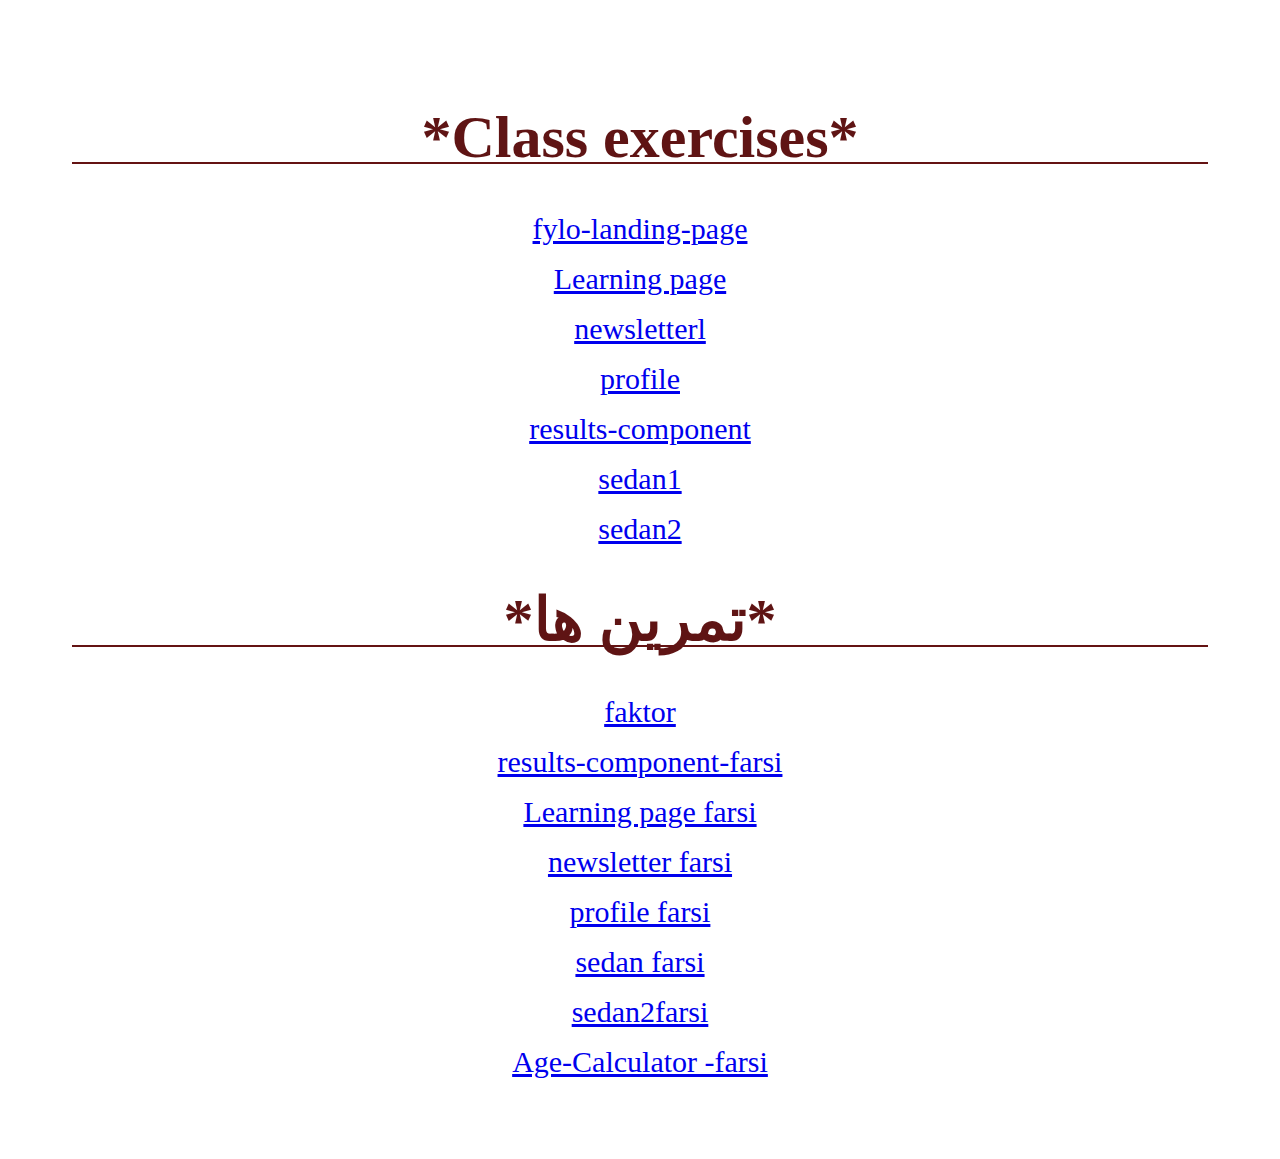
<file: index.html>
<!DOCTYPE html>
<html lang="en">

<head>
    <meta charset="UTF-8">
    <meta name="viewport" content="width=device-width, initial-scale=1.0">
    <title>sites</title>


</head>

<body style="display: flex;flex-direction: column;text-align: center; padding: 5%; font-size: 30PX;line-height: 50PX;">
    <div class="final" style="display: flex;flex-direction: column;">
        <h1 style="border-bottom: 2px solid rgb(100, 19, 19);color: #5f1414;">*Class exercises*</h1>


        <a href="fylo-landing-page/index.html">fylo-landing-page</School-Education-HOME-Page></a>
        <a href="Learning page/index.html">Learning page</a>
        <a href="newsletter/index.html">newsletterl</a>
        <a href="profile/index.html.html">profile</a>
        <a href="results-component/index.html">results-component</a>
        <a href="sedan1/index.html">sedan1</a>
        <a href="sedan2/index.html">sedan2</a>

    </div>

    <div style=" display: flex;flex-direction: column;text-align: center;">
        <h1  style="border-bottom: 2px solid rgb(100, 19, 19);color: #5f1414;">*تمرین ها*</h1>
        <a href="faktor/index.html.html">faktor</School-Education-HOME-Page></a>
        <a href="results-component  farsi/index.html">results-component-farsi</a>
        <a href="Learning page farsi/index.html">Learning page farsi</a>
        <a href="newsletter farsi/index.html">newsletter farsi</a>
        <a href="profile farsi/index.html.html">profile farsi</a>
        <a href="sedan farsi/index.html.html">sedan farsi</a>
        <a href="sedan2farsi/index.html.html">sedan2farsi</a>
        <a href="Age-Calculator -farsi/index.html.html">Age-Calculator -farsi</a>

    </div>


</body>

</html>
</file>
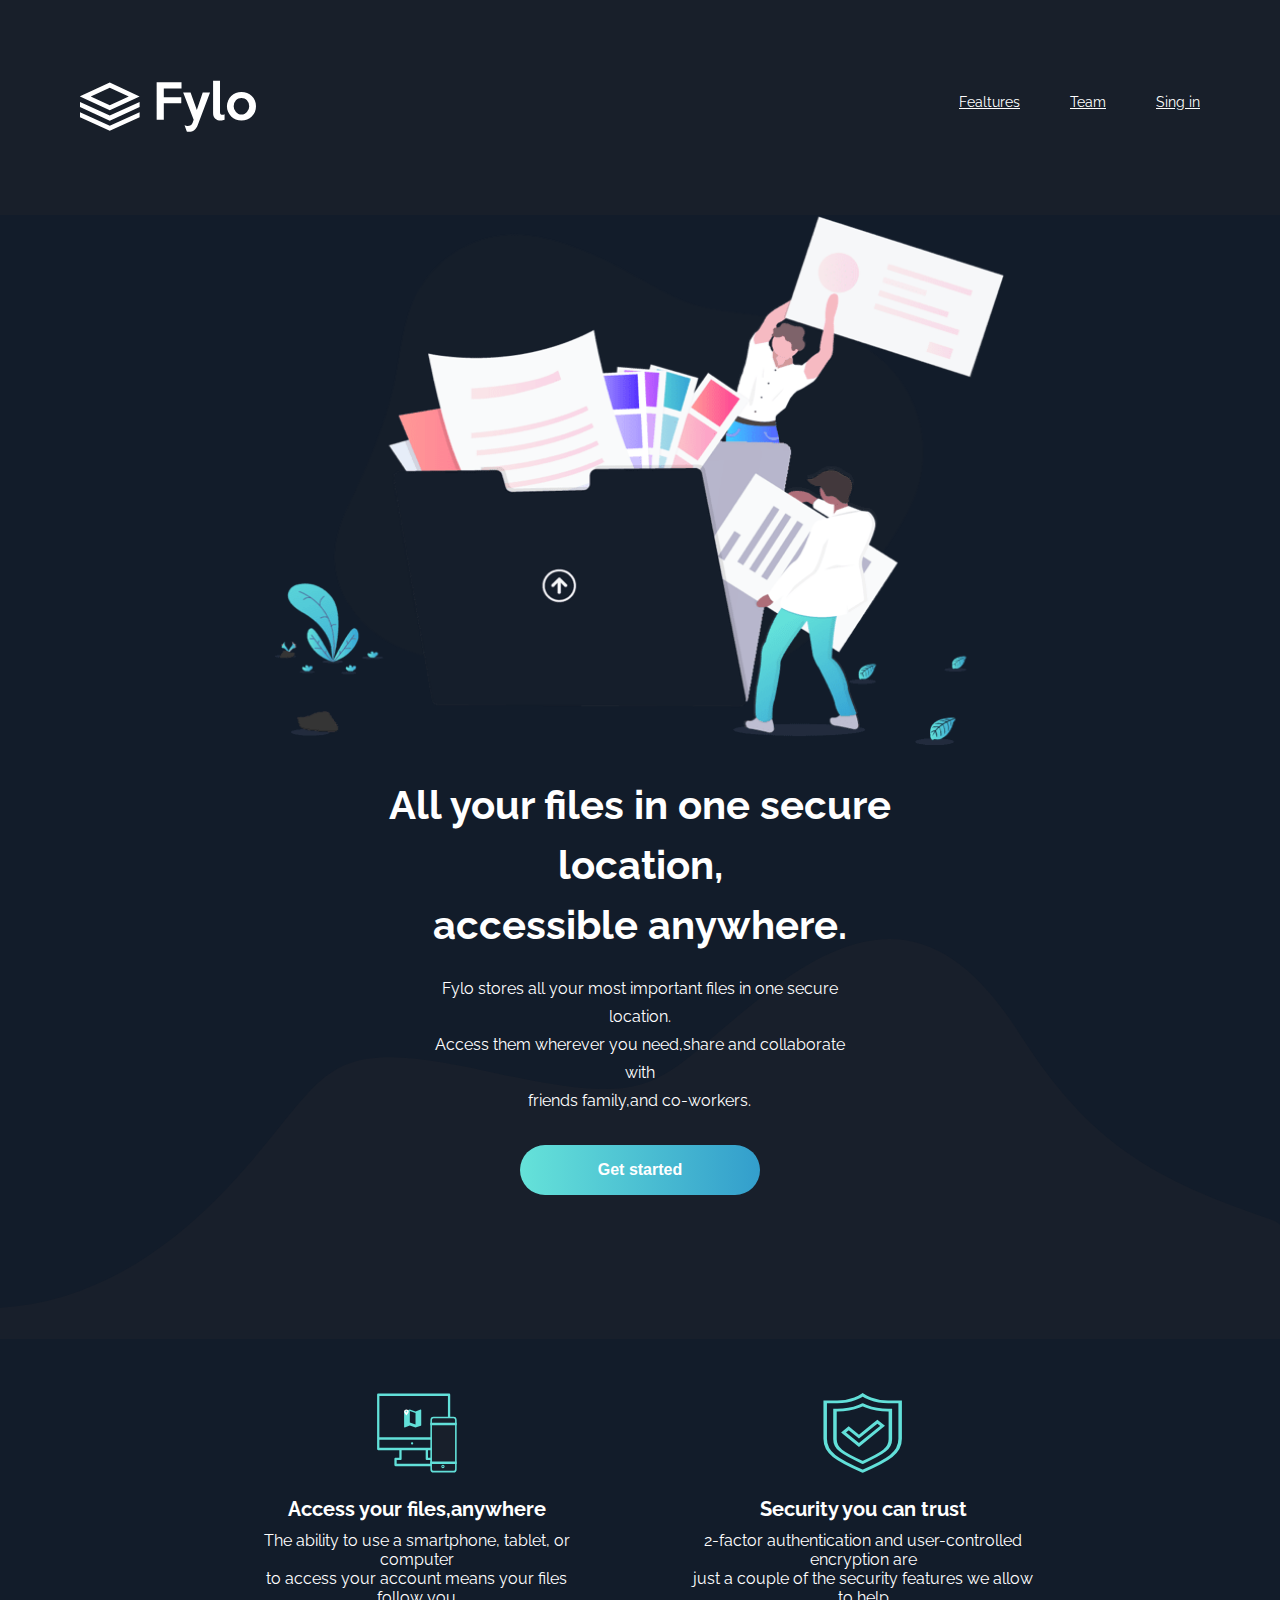
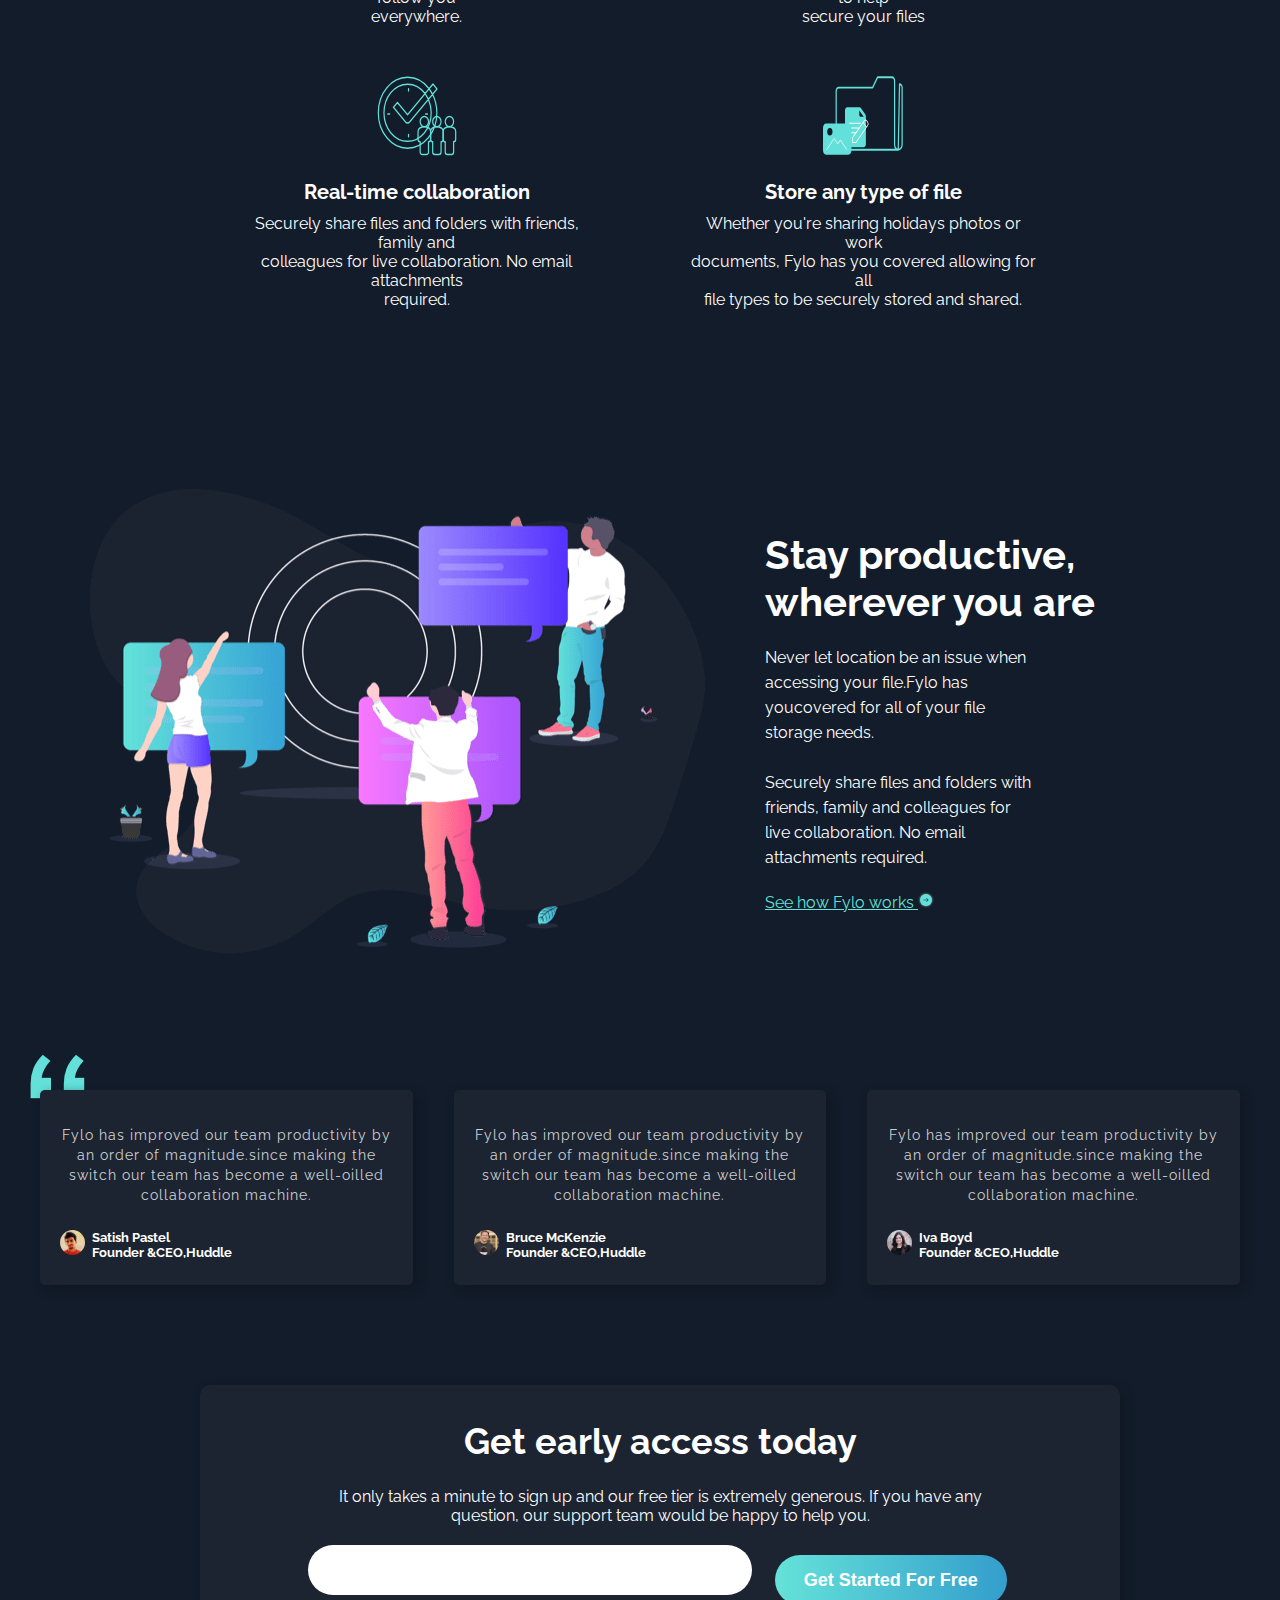
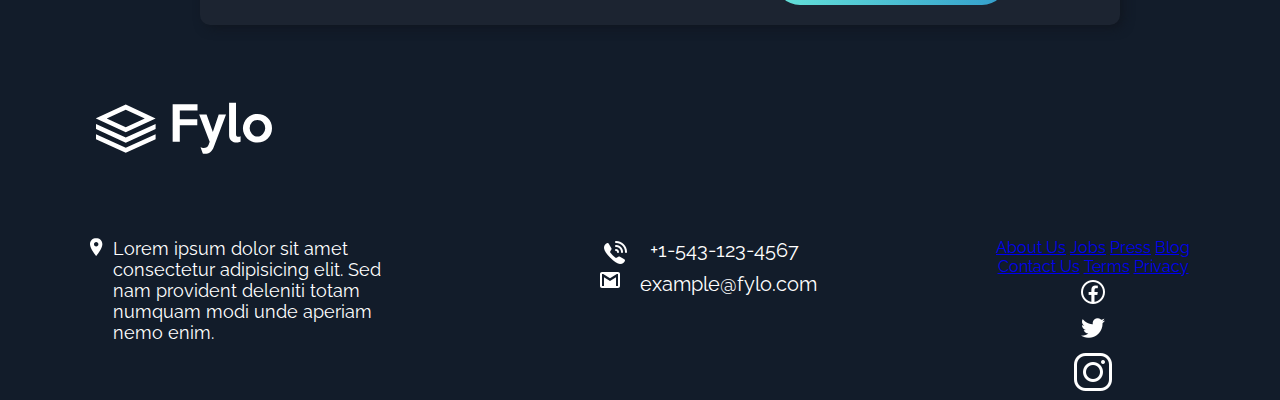
<file: fylo-landing-page/index.html>
<!DOCTYPE html>
<html lang="en">

<head>
    <meta charset="UTF-8">
    <meta name="viewport" content="width=device-width, initial-scale=1.0">
    <title>fylo landing page</title>
    <link rel="stylesheet" href="style.css">
    <link rel="icon" type="icon/png" href="assets/images/favicon-32x32.png">

</head>

<body>
    <div class="container">
        <div class="header">
            <div class="header-content">
                <img src="assets/images/fylo.svg">
            </div>
            <div class="navigation-link">
                <a href="#" class="nav-link"> Fealtures</a>
                <a href="#" class="nav-link"> Team</a>
                <a href="#" class="nav-link"> Sing in</a>
            </div>
        </div>
        <div class="introduction">
            <img src="assets/images/illustration-intro.png" class="introduction-img">
            <h2 class="introduction-title"> All your files in one secure location,<br> accessible anywhere.</h2>
            <p class="introduction-descripyion">Fylo stores all your most important files in one secure
                location.<br>Access them wherever you need,share and collaborate with<br> friends family,and co-workers.
            </p>
            <button class="first-button">Get started</button>
        </div>

        <img src="assets/images/bg-curvy-desktop.svg" class="curvy-img">



        <div class="applications">
            <div class="Access">
                <img src="assets/images/icon-access-anywhere.svg" class="access-img">
                <h3 class="access-title">Access your files,anywhere</h3>
                <p class="access-description">The ability to use a smartphone, tablet, or computer<br> to access your
                    account means your files follow you<br> everywhere.</p>

            </div>
            <div class="Security">
                <img src="assets/images/icon-security.svg" class="Security-img">
                <h3 class="Security-title">Security you can trust</h3>
                <p class="Security-description">2-factor authentication and user-controlled encryption are <br> just a
                    couple of the security features we allow to help<br> secure your files</p>
            </div>
            <div class="Collaboration">
                <img src="assets/images/icon-collaboration.svg" class="Collaboration-img">
                <h3 class="Collaboration-title">Real-time collaboration</h3>
                <p class="Collaboration-description">Securely share files and folders with friends, family and<br>
                    colleagues for live collaboration. No email attachments<br> required.</p>
            </div>
            <div class="File-type">
                <img src="assets/images/icon-any-file.svg" class="File-type-img">
                <h3 class="File-type-title">Store any type of file</h3>
                <p class="File-type-description">Whether you're sharing holidays photos or work<br> documents, Fylo has
                    you covered allowing for all <br>file types to be securely stored and shared.</p>
            </div>
        </div>
        <div class="Productive">
            <img src="assets/images/illustration-stay-productive.png" class="productive-img">
            <div class="prdc">
                <h3 class="Productive-title"> Stay productive,<br> wherever you are </h3>
                <p class="Productive-text">
                    Never let location be an issue when accessing your file.Fylo has youcovered for all of your file
                    storage
                    needs.
                    <br><br>
                    Securely share files and folders with friends, family and colleagues for live collaboration. No
                    email
                    attachments required.
                </p>
                <a href="#" class="productive-link">See how Fylo works <img src="assets/images/icon-arrow.svg"></a>
            </div>
        </div>


        <img src="assets/images/bg-quotes.png" class="bg-quotes">

        <div class="comments">
            <div class="founder-1">
                <p class="profile_comment">Fylo has improved our team productivity by<br>an order of magnitude.since
                    making
                    the <br>switch
                    our
                    team has become a well-oilled<br>collaboration machine.</p>
                <div class="profile">
                    <img src="assets/images/profile-1.jpg" class="profile-img">
                    <h5 class="profile-text">Satish Pastel<br>
                        Founder &CEO,Huddle</h5>
                </div>
            </div>

            <div class="founder-2">
                <p class="profile_comment">Fylo has improved our team productivity by<br>an order of magnitude.since
                    making
                    the <br>switch our
                    team has become a well-oilled<br>collaboration machine.</p>
                <div class="profile">
                    <img src="assets/images/profile-2.jpg" class="profile-img">
                    <h5 class="profile-text">Bruce McKenzie
                        <br>Founder &CEO,Huddle
                    </h5>
                </div>
            </div>
            <div class="founder-3">
                <p class="profile_comment">Fylo has improved our team productivity by<br>an order of magnitude.since
                    making
                    the <br>switch our
                    team has become a well-oilled<br>collaboration machine.</p>
                <div class="profile">
                    <img src="assets/images/profile-3.jpg" class="profile-img">
                    <h5 class="profile-text">Iva Boyd<br>
                        Founder &CEO,Huddle</h5>
                </div>
            </div>
        </div>
        <div class="footer">

            <div class="form-footer">

                <h2 class="form-title">Get early access today</h2>
                <p class="form-text">It only takes a minute to sign up and our free tier is extremely generous. If you
                    have
                    any
                    <br> question, our support team would be happy to help you.
                </p>
                <div class="form-content">
                    <input class="form-input" type="email" name="email">
                    <button type="submit" class="form-button">Get Started For Free</button>
                </div>
            </div>
            <div class="footer-logo">
                <img src="assets/images/fylo.svg" class="umg">
            </div>

            <div class="information">
                <div class="location">
                    <div class="location-icon">
                        <img class="location-logo" src="assets/images/icon-location.svg">
                    </div>
                    <p class="location-text">Lorem ipsum dolor sit amet consectetur adipisicing elit. Sed nam provident
                        deleniti totam numquam modi unde aperiam nemo enim.</p>
                </div>
                <div class="contact">
                    <div class="contact-phone">
                        <div class="contact-icon">
                            <img src="assets/images/icons8-call-30.png">
                        </div>
                        <p class="contact-text">+1-543-123-4567</p>
                    </div>
                    <div class="contact-mail">
                        <div class="contact-icon">
                            <img src="assets/images/icon-email.svg">
                        </div>
                        <p class="contact-text">example@fylo.com</p>
                    </div>
                </div>
                <div class="footer-links">
                    <div class="info-links"></div>
                    <div class="infos-links-left">
                        <a href="#" class="infos-links">About Us</a>
                        <a href="#" class="infos-links">Jobs</a>
                        <a href="#" class="infos-links">Press</a>
                        <a href="#" class="infos-links">Blog</a>
                        <div class="infos-links-right">
                            <a href="#" class="info-links-right">Contact Us</a>
                            <a href="#" class="info-links-right">Terms</a>
                            <a href="#" class="info-links-">Privacy</a>
                        </div>
                        <div class="footer-icons">
                            <div class="footer-icon facebook">
                                <img src="assets/images/icons8-facebook-32.png">
                            </div>
                            <div class="footer-icon twitter">
                                <img src="assets/images/icons8-twitter-bird-32.png">
                            </div>
                            <div class="footer-icon instagram">
                                <img src="assets/images/icons8-instagram-48.png">
                            </div>
                        </div>
                    </div>
                </div>
            </div>
        </div>

</body>

</html>
</file>
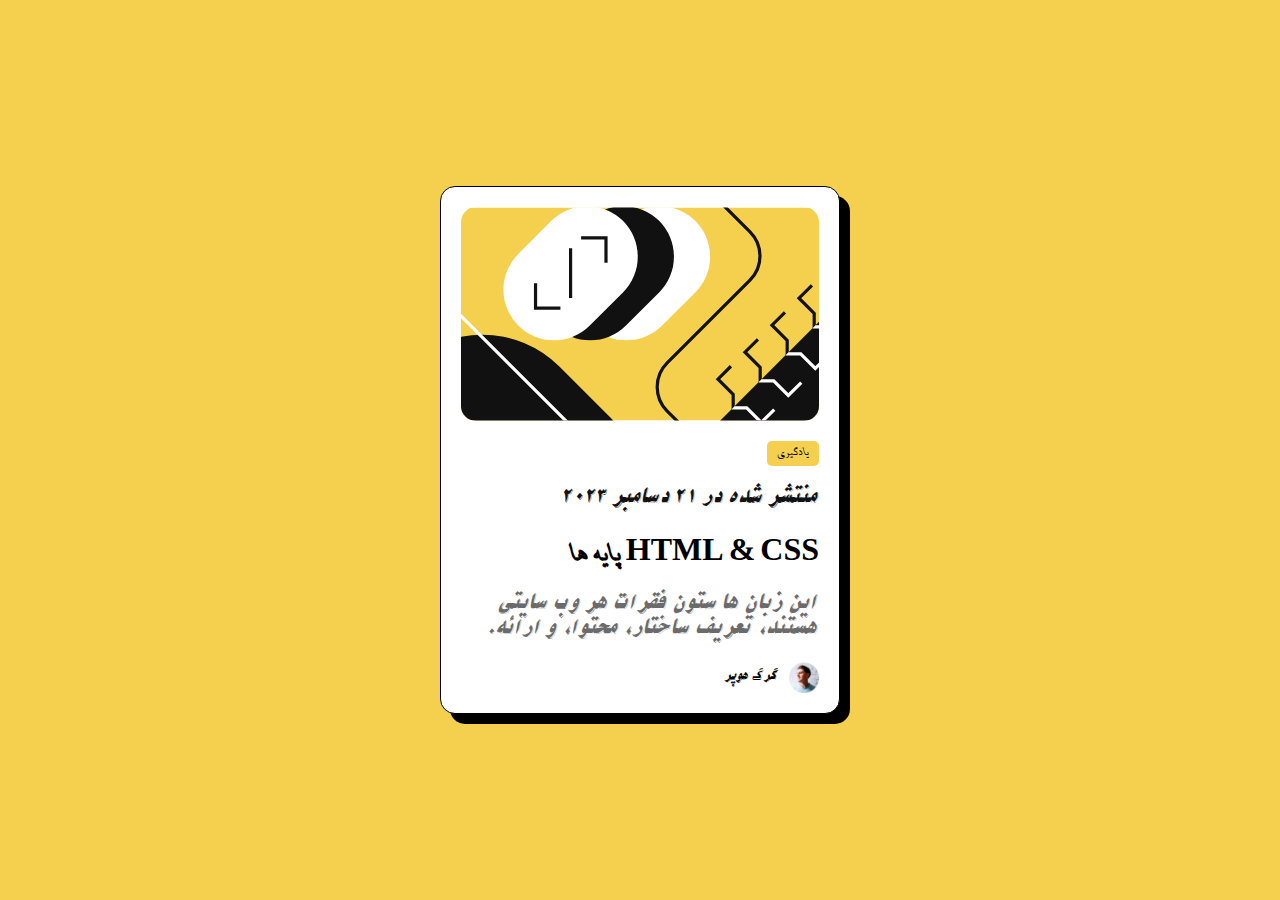
<file: Learning page farsi/index.html>
<!DOCTYPE html>
<html lang="fa" dir="rtl">
<head>
    <meta charset="UTF-8">
    <meta http-equiv="X-UA-Compatible" content="IE=edge">
    <meta name="viewport" content="width=device-width, initial-scale=1.0">
    <link rel="icon" type="img/png" href="assets/images/favicon-32x32.png">
    <link rel="stylesheet" href="style.css">
    <title>یادگیری</title>
</head>

<body>
    <div class=" container">
        <img class="image-cover"  src="assets/images/illustration-article.svg"> 
        <span class="tag">یادگیری</span>

        <p class="published">منتشر شده در 21 دسامبر 2023</p>

        
        <a href="#">
            <strong>
            <h1>HTML & CSS پایه ها</h1>
            </strong>
        </a>

        <p class="description">این زبان ها ستون فقرات هر وب سایتی هستند،
            تعریف ساختار، محتوا، و ارائه.
        </p>

       <div class="avatar">
          <img  class="avatar-img" src="assets/images/image-avatar.webp">
          <span class="avatar-info"> گرگ هوپر</span> 
       </div>

    </div>

</body>
</html>
</file>
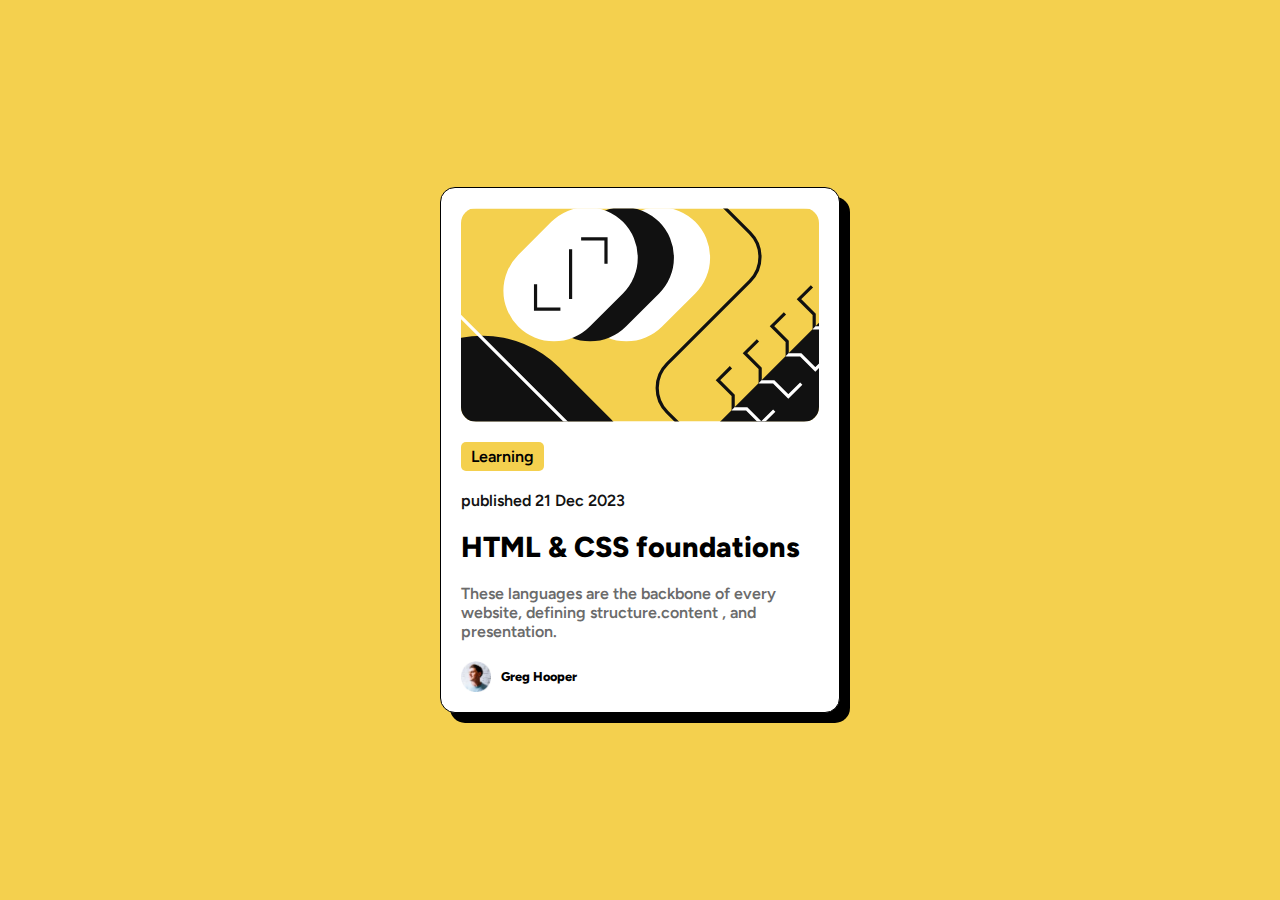
<file: Learning page/index.html>
<!DOCTYPE html>
<html lang="en">
<head>
    <meta charset="UTF-8">
    <meta http-equiv="X-UA-Compatible" content="IE=edge">
    <meta name="viewport" content="width=device-width, initial-scale=1.0">
    <link rel="icon" type="img/png" href="assets/images/favicon-32x32.png">
    <link rel="stylesheet" href="style.css">
    <title>learning</title>
</head>

<body>
    <div class=" container">
        <img class="image-cover"  src="assets/images/illustration-article.svg"> 
        <span class="tag"> Learning</span>

        <p class="published">published 21 Dec 2023</p>

        
        <a href="#">
            <strong>
            <h1>HTML & CSS foundations</h1>
            </strong>
        </a>

        <p class="description">These languages are the backbone of every website,
         defining structure.content , and presentation.
        </p>

       <div class="avatar">
          <img  class="avatar-img" src="assets/images/image-avatar.webp">
          <span class="avatar-info"> Greg Hooper</span> 
       </div>

    </div>

</body>
</html>
</file>
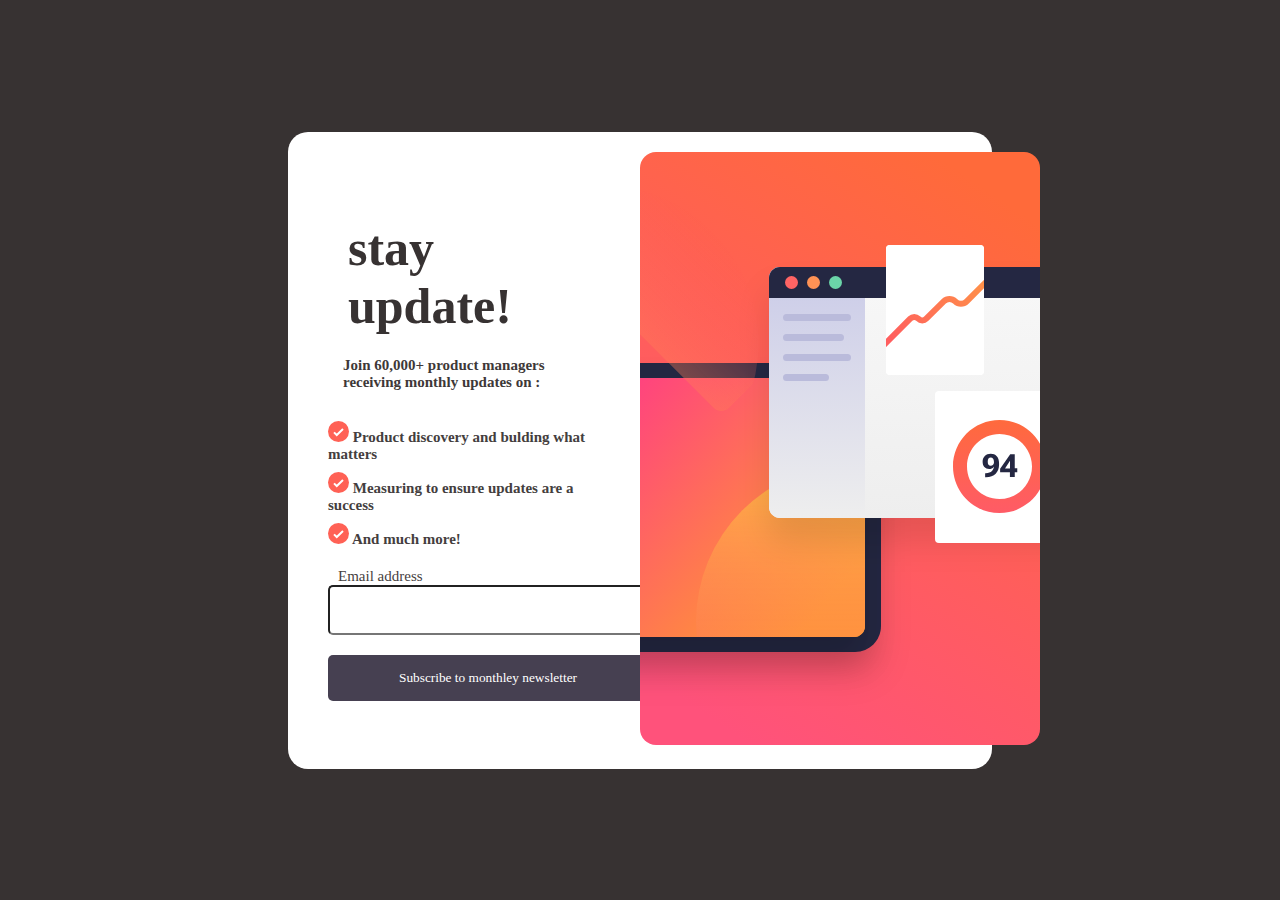
<file: newsletter/index.html>
<!DOCTYPE html>
<html lang="en">

<head>
  <meta charset="UTF-8">
  <meta name="viewport" content="width=device-width, initial-scale=1.0">
  <title>Newsletter</title>
  <link rel="stylesheet" href="style.css">
  <link rel="icon" type="icon/png" href="assets/images/favicon-32x32.png">

</head>

<body>


  <div class="container">

    <div class="right-side">
      <strong></strong>
      <h1 class="title">stay update!</h1></strong>
      <div class="text">
        <h4>Join 60,000+ product managers receiving monthly updates on :</h4>
      </div>
      <div class="options">
        <h4 class="option-1">
          <img src="assets/images/icon-list.svg">
          Product discovery and bulding what matters
        </h4>
        <h4 class="option-2">
          <img src="assets/images/icon-list.svg">
          Measuring to ensure updates are a success
        </h4>
        <h4 class="option-3">
          <img src="assets/images/icon-list.svg">
          And much more!
        </h4>
      </div>
      <div class="address">
        <label class="label">Email address</label>
        <br>
        <input class="input">
      </div>
      <div class="submit">
        <a href="submit.html">
          <button class="button">
            Subscribe to monthley newsletter
          </button>
        </a>
      </div>
    </div>


    <div class="left-side">
      <img class="wallpaper" src="assets/images/illustration-sign-up-desktop.svg">
    </div>
  </div>

</body>

</html>
</file>
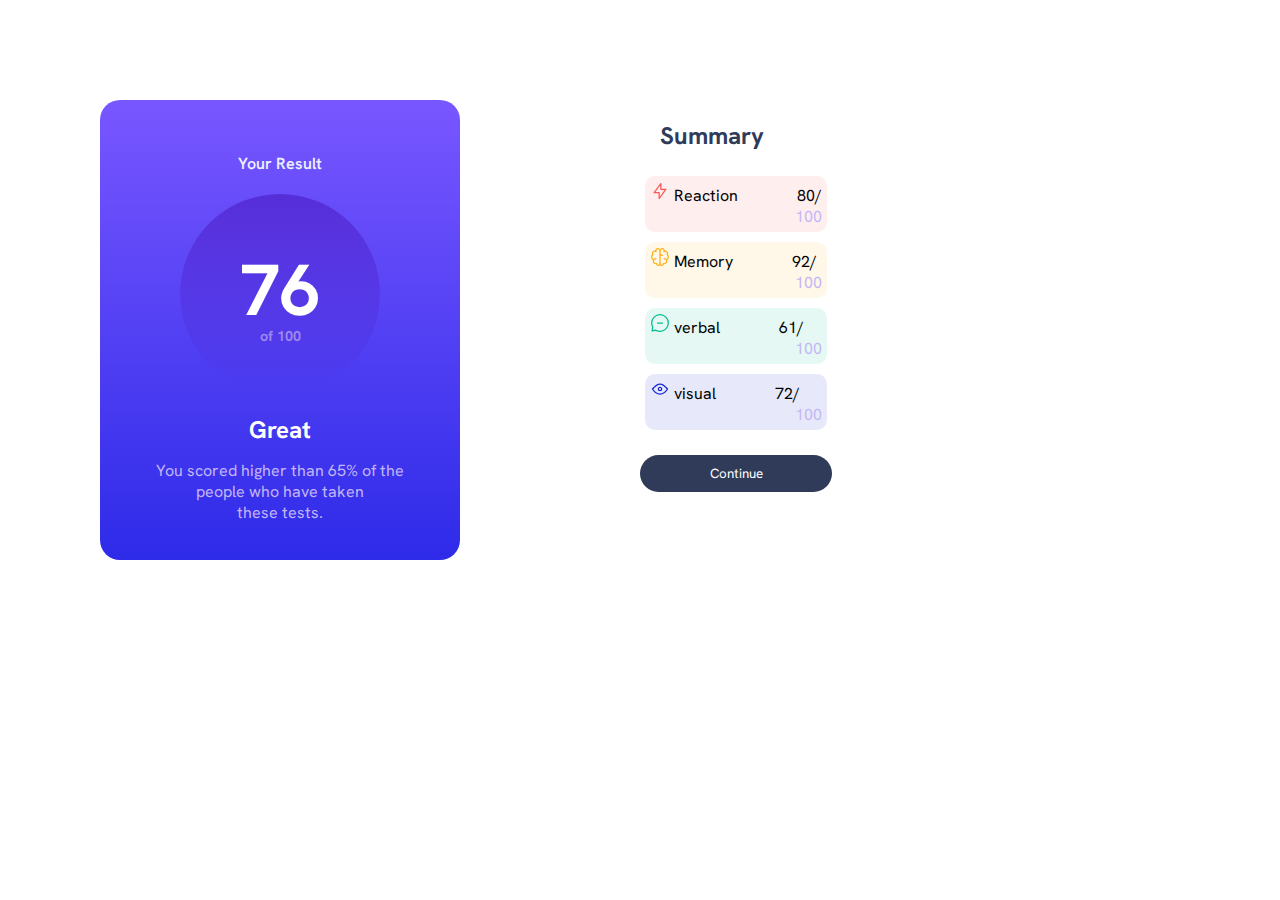
<file: results-component/index.html>
<!DOCTYPE html>
<html lang="en">
<head>
    <meta charset="UTF-8">
    <meta http-equiv="X-UA-Compatible" content="IE=edge">
    <meta name="viewport" content="width=device-width, initial-scale=1.0">
    <title>Your Result</title>
    <link rel="icon/img" href="assets/images/favicon-32x32.png">
    <link rel="stylesheet" href="style.css">
    
</head>

<body>
    <div class=" container">
        <div class="Result">
            <h3 class="header-result">Your Result</h3>
            <div class="circle">
               <h1 class="circle-number">76</h1>
               <h5 class="circle-number-2">of 100</h5>
             </div>
            <h2 class="Great">Great</h2>
            <p class="pargraph">You scored higher than 65% of the people who have taken <br>these tests.</p>
        </div>
       
        <div class="list">
            <h2 class="sum">Summary</h2>
         <div class="box">
              <div class="Reaction">
                 <img src="assets/images/icon-reaction.svg">
                 Reaction 
                 <span class="span" >80/<div class="box-number">100</div></span>
              </div>

             <div class="Memory">
                 <img src="assets/images/icon-memory.svg">
                 Memory 
                 <span class="span">92/<div class="box-number">100</div></span>
             </div>

             <div class="verbal">
                 <img src="assets/images/icon-verbal.svg">
                 verbal 
                 <span class="span">61/<div class="box-number">100</div></span>
             </div>

             <div class="visual">
                 <img src="assets/images/icon-visual.svg">
                 visual
                 <span class="span">72/<div class="box-number">100</div></span>
             </div>
              <button class="button">Continue</button>
          </div>
            

        </div>
    </div>
</body>
</html>
</file>
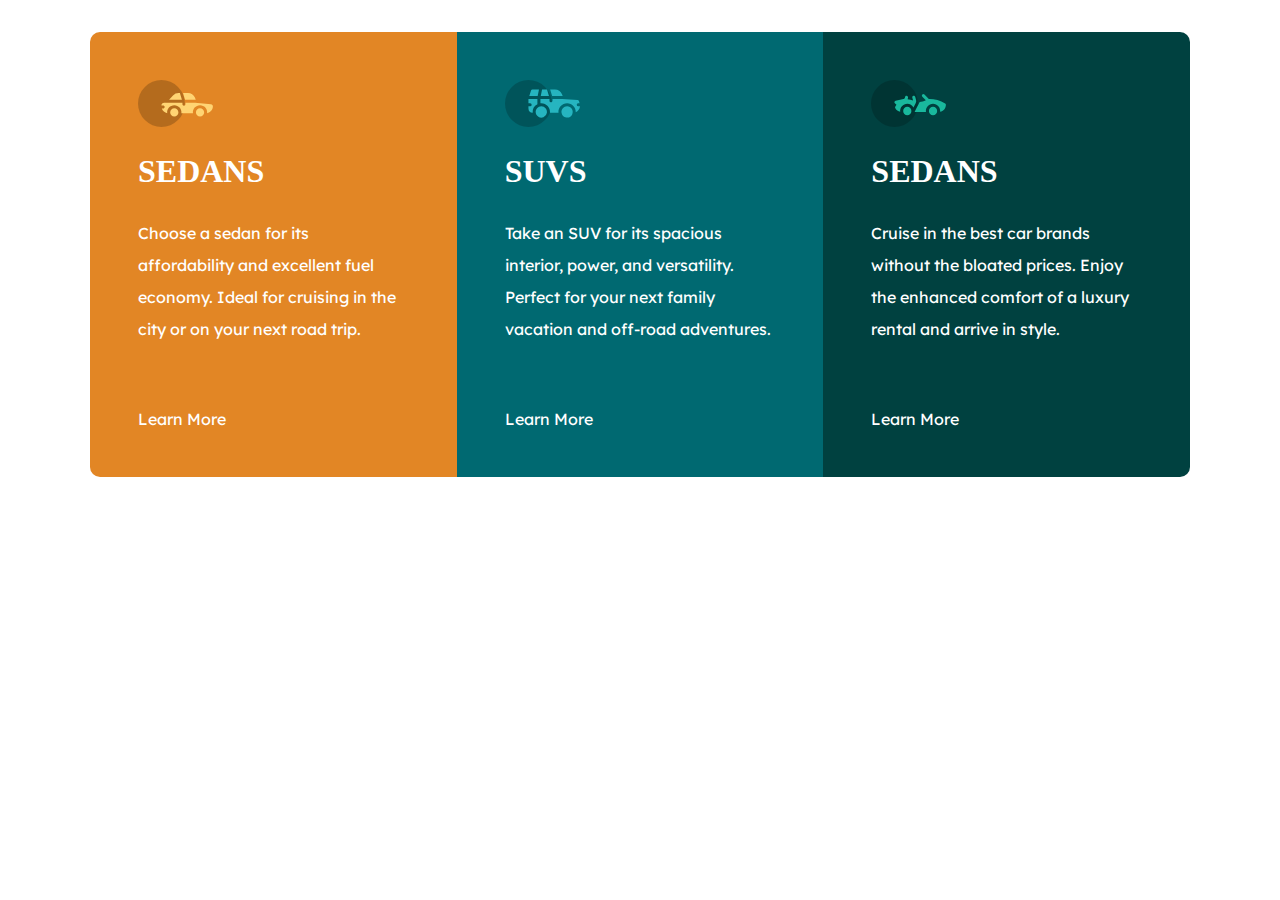
<file: sedan1/index.html>
<!DOCTYPE html>
<html lang="en">
<head>
  <meta charset="UTF-8">
  <meta name="viewport" content="width=device-width, initial-scale=1.0">

  <link rel="icon" type="image/png" sizes="32x32" href="./images/favicon-32x32.png">
  <link rel="stylesheet" href="styles.css">

  <title></title>
 
  
</head>
<body>
  <main>
  <div class="columns">
    <div class="column card-column">
      <div class="card card-sedan">
        <img class="card__img" src="images/icon-sedans.svg" onerror="this.style.display='none'"/>
        <h2 class="card__title">Sedans</h2>
        <p class="card__description">Choose a sedan for its affordability and excellent fuel economy. Ideal for cruising in the city 
          or on your next road trip.</p>
        <a href="#" class="card__link">Learn More</a>
      </div> <!-- /card -->
    </div> <!-- /column -->
    <div class="column card-column">
      <div class="card card-suv">
        <img class="card__img" src="images/icon-suvs.svg" onerror="this.style.display='none'"/>
        <h2 class="card__title">SUVs</h2>
        <p class="card__description">  
          Take an SUV for its spacious interior, power, and versatility. Perfect for your next family vacation 
          and off-road adventures.</p>
        <a href="#" class="card__link">Learn More</a>
      </div> <!-- /card -->
    </div> <!-- /column -->
    <div class="column card-column">
      <div class="card card-luxury">
        <img class="card__img" src="images/icon-luxury.svg" onerror="this.style.display='none'"/>
        <h2 class="card__title">Sedans</h2>
        <p class="card__description">Cruise in the best car brands without the bloated prices. Enjoy the enhanced comfort of a luxury 
          rental and arrive in style.</p>
        <a href="#" class="card__link">Learn More</a>
      </div> <!-- /card -->
    </div> <!-- /column -->
  </div> <!-- /columns -->
</main>

  <link rel="preconnect" href="https://fonts.gstatic.com">
  <link href="https://fonts.googleapis.com/css2?family=Big+Shoulders+Display:wght@600&display=swap" rel="stylesheet">
  <link href="https://fonts.googleapis.com/css2?family=Lexend+Deca&display=swap" rel="stylesheet">
</body>
</html>
</file>
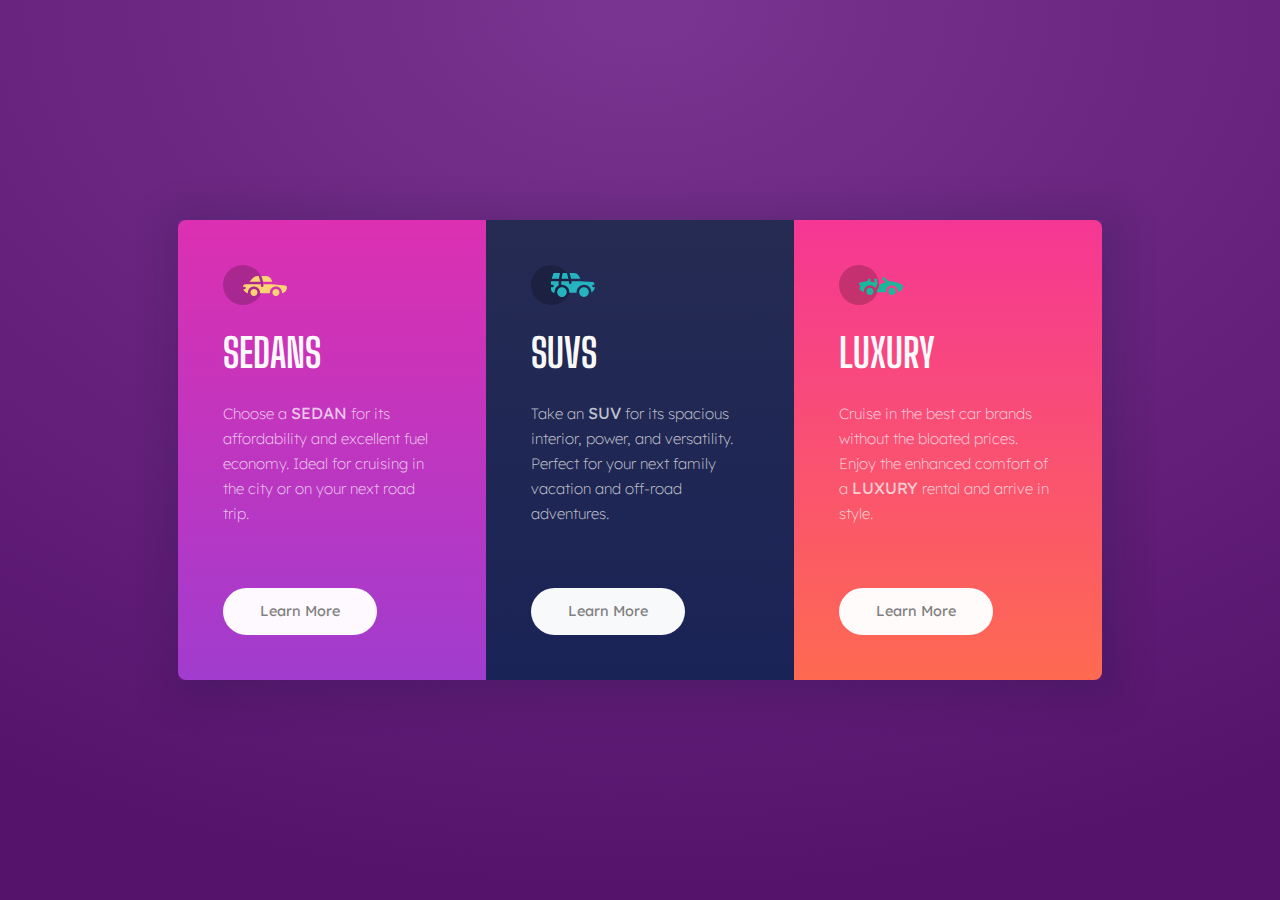
<file: sedan2/index.html>
<!DOCTYPE html>
<html lang="en">

<head>
  <meta charset="UTF-8">
  <meta http-equiv="X-UA-Compatible" content="IE=edge">
  <meta name="viewport" content="width=device-width, initial-scale=1.0">
  <title></title>

  <link rel="icon" href="./images/favicon-32x32.png" type="image/x-icon">

  <link rel="stylesheet" href="./style.css">

  <link href="https://fonts.googleapis.com/css2?family=Big+Shoulders+Display:wght@800&family=Lexend+Deca:wght@200&display=swap" rel="stylesheet">
</head>

<body class="bg__light center">
  <main class="container">

    <section class="card card--1 container__padding bg--1 rounded--left">
      <img class="padding__1" src="./images/icon-sedans.svg" alt="">
      <h1 class="h1 padding__1 text--white">Sedans</h1>
      <p class="paragraph padding__2 text--white--transparent">Choose a
        <strong>SEDAN</strong> for its affordability and excellent fuel economy. Ideal for cruising in the city or on your next road trip.
      </p>
      <a class="btn" href="#">Learn More</a>
    </section>

    <section class="card card--2 container__padding bg--2">
      <img class="padding__1" src="./images/icon-suvs.svg" alt="">
      <h2 class="h1 padding__1 text--white">Suvs</h1>
        <p class=" paragraph padding__2 text--white--transparent">Take an <strong>SUV</strong> for its spacious interior, power, and versatility. Perfect for your next family vacation and off-road adventures.</p>
        <a class="btn" href="#">Learn More</a>
    </section>

    <section class="card card--3 container__padding bg--3 rounded--right">
      <img class="padding__1" src="./images/icon-luxury.svg" alt="">
      <h2 class="h1 padding__1 text--white">Luxury</h1>
        <p class="paragraph padding__2 text--white--transparent">Cruise in the best car brands without the bloated prices. Enjoy the enhanced comfort of a <strong>LUXURY</strong> rental and arrive in style. </p>
        <a class="btn" href="#">Learn More</a>
    </section>

  </main>
</body>

</html>
</file>
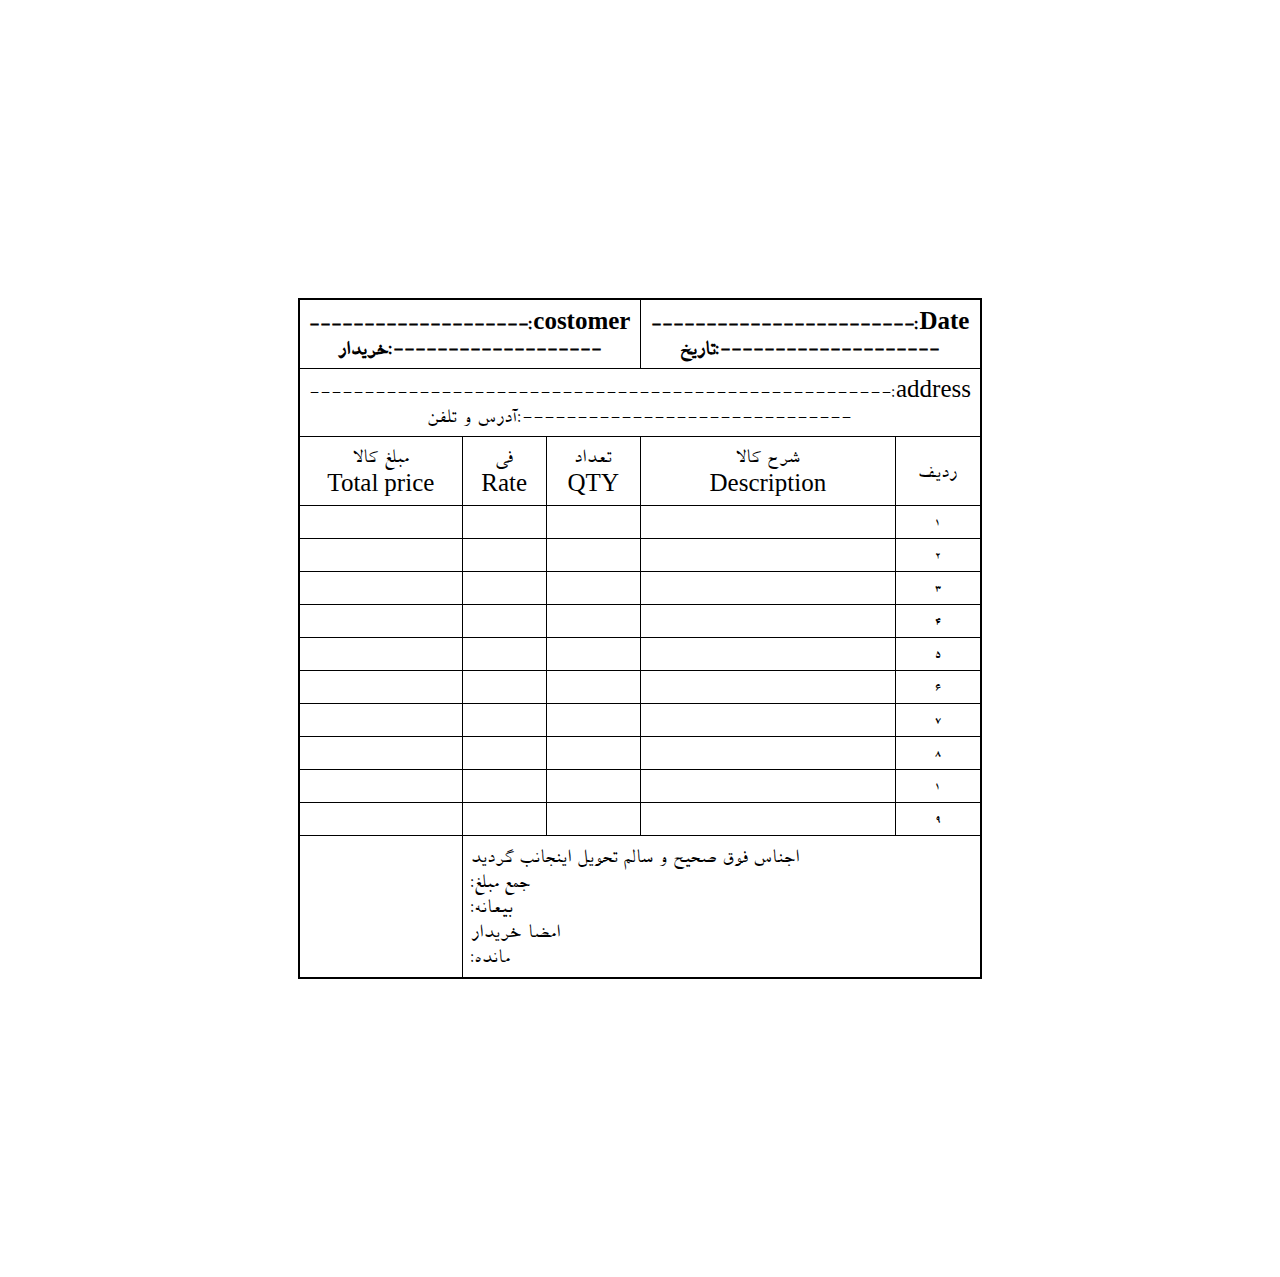
<file: faktor/index.html.html>
<html style="direction: rtl;">

<head>
    <title>فاکتور</title>
    <style>
        @font-face {
            font-family: "BFerdosi";
            src: url(BFerdosi.ttf);
        }



        table {
            width: 100%;
            border-collapse: collapse;
        }


        td,
        th {
            border: 1px solid black;
            border-collapse: collapse;
            text-align: center;
            padding: 8px;
        }

        /*tr:nth-child(even){background-color: bisque;}*/
    </style>


</head>

<body style="padding: 190px;">
    <div class="container" style="font-family: BFerdosi;font-size: 25px; margin: 100px;line-height: 15px;">
        <link rel="icon" type="image/x-icon" href="assets/icon/pen.jpg">
        <table style="width: 100%; border: solid 2px black;">
            <tr>
                <th colspan="2" style="padding: 1%;font-family: BFerdosi;font-size: 25px;">
                    Date:--------------------------------------------:تاریخ</th>
                <th colspan="3" style="padding: 1%;font-family: BFerdosi;font-size: 25px;">
                    costomer:---------------------------------------:خریدار</th>
            </tr>
            <tr>
                <td colspan="5" style="padding: 1%;font-family: BFerdosi;font-size: 25px;">
                    address:-----------------------------------------------------------------------------------:آدرس و
                    تلفن
                </td>
            </tr>
            <tr>
                <td style="padding: 1%;font-family: BFerdosi;font-size: 25px;">ردیف</td>
                <td style="padding: 1%;font-family: BFerdosi;font-size: 25px;">شرح کالا<br>Description</td>
                <td style="padding: 1%;font-family: BFerdosi;font-size: 25px;">تعداد<br>QTY</td>
                <td style="padding: 1%;font-family: BFerdosi;font-size: 25px;">فی<br>Rate</td>
                <td style="padding: 1%;font-family: BFerdosi;font-size: 25px;">مبلغ کالا<br>Total price</td>
            </tr>
            <tr>
                <td>1</td>
                <td> </td>
                <td></td>
                <td></td>
                <td colspan="8"></td>
            </tr>
            <tr>
                <td>2</td>
                <td> </td>
                <td></td>
                <td></td>
                <td colspan="8"></td>
            </tr>
            <tr>
                <td>3</td>
                <td> </td>
                <td></td>
                <td></td>
                <td colspan="8"></td>
            </tr>
            <tr>
                <td>4</td>
                <td> </td>
                <td></td>
                <td></td>
                <td colspan="8"></td>
            </tr>
            <tr>
                <td>5</td>
                <td> </td>
                <td></td>
                <td></td>
                <td colspan="8"></td>
            </tr>
            <tr>
                <td>6</td>
                <td> </td>
                <td></td>
                <td></td>
                <td colspan="8"></td>
            </tr>
            <tr>
                <td>7</td>
                <td> </td>
                <td></td>
                <td></td>
                <td colspan="8"></td>
            </tr>
            <tr>
                <td>8</td>
                <td> </td>
                <td></td>
                <td></td>
                <td colspan="8"></td>
            </tr>
            <tr>
                <td>1</td>
                <td> </td>
                <td></td>
                <td></td>
                <td colspan="8"></td>
            </tr>
            <tr>
                <td>9</td>
                <td> </td>
                <td></td>
                <td></td>
                <td colspan="8"></td>
            </tr>
            <tr>
                <td colspan="4" style="text-align: left;font-family: BFerdosi;font-size: 25px;">اجناس فوق صحیح و سالم
                    تحویل
                    اینجانب گردید <br>جمع
                    مبلغ:<br>بیعانه:<br>امضا خریدار<br>مانده:</td>
                <td colspan="1"></td>

            </tr>
        </table>

    </div>
</body>

</html>
</file>
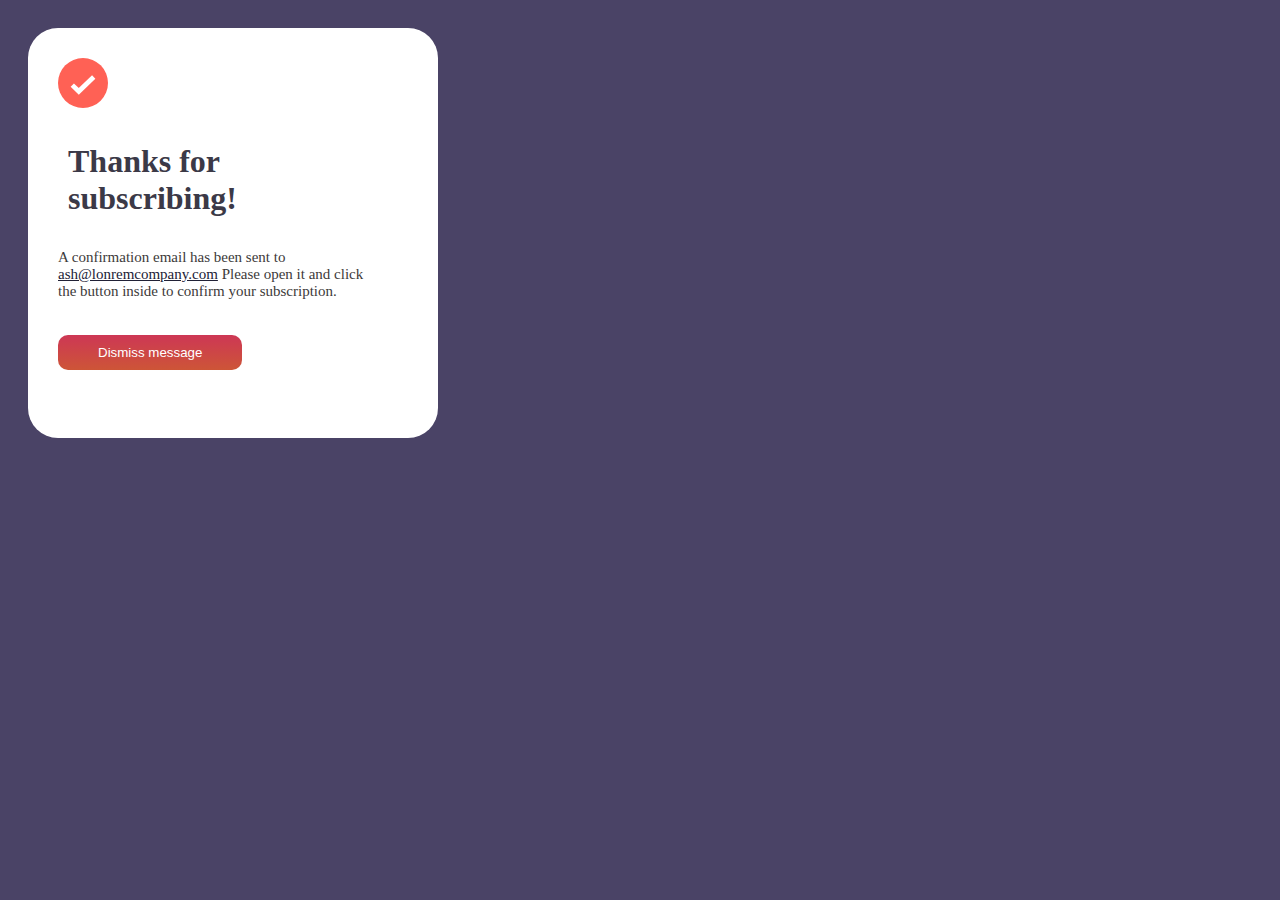
<file: newsletter/submit.html>
<!DOCTYPE html>
<html lang="en">
<head>
    <meta charset="UTF-8">
    <meta name="viewport" content="width=device-width, initial-scale=1.0">
    <title>Thank you</title>
    <link rel="icon" type="icon/png" href="assets/images/icon-list.svg">
    
</head>
<body
 style="padding: 20px;background-color: rgb(74, 67, 102);" >
    <div style="border-radius: 30px;background-color: white;
    padding: 30px;width: 350px;height: 350px;">
    <img src="assets/images/icon-list.svg" style="width: 50px;">
    <h1  style="padding: 10px;color: rgb(59, 57, 71);">
        Thanks for <br>subscribing!</h1>
    <p style="font-size: 15px;color: #3d3a3a;">
        A confirmation email has been sent to<br> 
        <a href="#" style="color: rgb(33, 33, 54);">ash@lonremcompany.com</a> 
        Please open it and click <br>the button inside to confirm your subscription.
    </p>
    <button style="color: white;background-image:linear-gradient(hsl(348, 60%, 51%),hsl(12, 60%, 51%));
     border: 0;border-radius: 10px;padding: 10px;
     padding-left:40px; padding-right:40px;
     margin-top: 20px;">
      Dismiss message</button>
</div>
</body>
</html>
</file>
<file: fylo-landing-page/style.css>
* {
  cursor: default;
  list-style-type: none;
  margin: 0;
  padding: 0;
}

:root {
  --Dark Blue (intro and email sign up background): hsl(217, 28%, 15%);
  --Dark Blue (main background): hsl(218, 28%, 13%);
  --Dark Blue (footer background): hsl(216, 53%, 9%);
  --Dark Blue (testimonials background): hsl(219, 30%, 18%);
  --Cyan: hsl(176, 68%, 64%);
  --Blue: hsl(198, 60%, 50%);
  --Light: hsl(0, 100%, 63%);
  --White: hsl(0, 0%, 100%)
}

@font-face {
  font-family: Raleway;
  src: url(assets/fonts/Raleway-VariableFont_wght.ttf);
}

@font-face {
  font-family: ;
  src: url(assets/fonts/OpenSans-VariableFont_wdth\,wght.ttf);
}

body {
  background-color: #121c2a;
  color: #fff;
  display: flex;
  flex-direction: column;
  font-family: Open Sans, sans-serif;
  height: 100vh;
  text-align: center;
  font-family: Raleway;
}

.header {
  align-items: center;
  background-color: hsl(218, 28%, 13%);
  display: flex;
  font-family: Raleway, sans-serif;
  font-size: 14px;
  justify-content: space-between;
  padding: 80px 80px;
}

.header-logo-content {
  height: 52px;
  width: 176px;
}

.navigation-link {
  display: flex;
  gap: 50px;
  color: var(--White);
  text-decoration: none;
  cursor: pointer;
}

.nav-link {
  padding-bottom: 12px;
  position: relative;
  color: var(--White);

}

.a {
  color: #fff;
  cursor: pointer;
  text-decoration: none;
}

.introduction {
  background-color: var(hsl(218, 28%, 13%));
  align-items: center;
  display: flex;
  flex-direction: column;

  position: relative;

}

.introduction-title {
  font-family: Raleway, sans-serif;
  font-size: 40px;
  line-height: 60px;
  margin-top: 30px;
  max-width: 50%;
  text-align: center;

}

.introduction-img {
  height: 530px;
  width: 730px;
}

.introduction-title {
  text-align: center;
  font-family: Raleway, sans-serif;
  font-size: 40px;
  max-width: 50%;
  margin-top: 30px;
  line-height: 60px;
}

.introduction-descripyion {
  text-align: center;
  line-height: 28px;
  margin-bottom: 30px;
  margin-top: 20px;
  width: 33%;
}

.first-button {
  background: linear-gradient(90deg, #65e2d9, #339ecc);
  border: none;
  border-radius: 30px;
  color: #fff;
  cursor: pointer;
  font-size: 16px;
  font-weight: 700;
  height: 50px;
  width: 240px;
}

.curvy-img {
  height: 400px;
  width: 100%;
  margin-top: -20%;

}

.applications {
  grid-row-gap: 50px;
  grid-column-gap: 100px;
  display: grid;
  grid-template-columns: repeat(2, 1fr);
  grid-template-rows: repeat(2, 1fr);
  margin: auto;
  position: relative;
  width: 62%;
  padding-top: 50px;
  background-color: var(hsl(220, 18%, 10%));
}

.access-img {
  height: 80px;
  width: 80px;
}

.access-title {
  font-family: Raleway, sans-serif;
  font-size: 20px;
  margin-bottom: 10px;
  margin-top: 20px;
}

.Security-img {
  height: 80px;
  width: 80px;
}

.Security-title {
  font-family: Raleway, sans-serif;
  font-size: 20px;
  margin-bottom: 10px;
  margin-top: 20px;
}

.Collaboration-img {
  height: 80px;
  width: 80px;
}

.Collaboration-title {
  font-family: Raleway, sans-serif;
  font-size: 20px;
  margin-bottom: 10px;
  margin-top: 20px;
}

.File-type-img {
  height: 80px;
  width: 80px;
}

.File-type-title {
  font-family: Raleway, sans-serif;
  font-size: 20px;
  margin-bottom: 10px;
  margin-top: 20px;
}

.Productive {
  align-items: center;
  display: flex;
  gap: 60px;
  justify-content: space-evenly;
  margin: 180px 90px 0;
  margin-bottom: 100px;
}

.prdc {
  display: flex;
  flex-direction: column;
}

.Productive-img {
  height: 465px;
  width: 615px;
}

.Productive-title {
  width: 80%;
  margin-bottom: 20px;
  font-family: Raleway, sans-serif;
  font-size: 40px;
  text-align: left;
}

.Productive-text {
  line-height: 25px;
  width: 64%;
  text-align: left;
}

.productive-link {
  cursor: pointer;
  padding-top: 5%;
  text-align: left;
  position: relative;
  color: #65e2d9;
}

.bg-quotes {
  margin-left: -91%;
  margin-bottom: -1%;
}


.comments {
  display: flex;
  justify-content: space-evenly;
  position: relative;
}

.founder-1 {
  background:
    #1c2431;
  border-radius:
    5px;
  box-shadow: 4px 4px 12px -2px #10151e;
  display: flex;
  flex-direction: column;
  padding:
    35px 20px 25px;
  width: 26%;
}

.founder-2 {
  background:
    #1c2431;
  border-radius:
    5px;
  box-shadow: 4px 4px 12px -2px #10151e;
  display: flex;
  flex-direction: column;
  padding:
    35px 20px 25px;
  width: 26%;
}

.founder-3 {
  background:
    #1c2431;
  border-radius:
    5px;
  box-shadow: 4px 4px 12px -2px #10151e;
  display: flex;
  flex-direction: column;
  padding:
    35px 20px 25px;
  width: 26%;
}

.profile_comment {
  color: hsla(0, 0%, 100%, .795);
  font-family: Raleway, sans-serif;
  font-size: 13.5px;
  font-weight: 400;
  letter-spacing: 1px;
  line-height: 20px;
}

.profile {
  display: flex;
  margin-top: 25px;
}

.profile-img {
  height: 25px;
  width: 25px;
  border-radius: 50%;
}

.profile-text {
  display: flex;
  flex-direction: column;
  margin-left: 7px;

  text-align: left;
}

.footer {
  background: #121c2a;
  height: 425px;
  padding: 0 90px;
}

.form-footer {
  margin-top: 100px;
  padding: 20px;
  margin-left: 10%;
  box-shadow: 4px 4px 12px -2px #10151e;
  background: #1c2431;
  border-radius: 10px;
  display: flex;
  flex-direction: column;
  font-family: Raleway, sans-serif;
  height: 200px;
  justify-content: center;
  align-items: center;
  width: 80%;

}

.form-title {
  font-size: 36px;
  margin-top: 15px;
  margin-bottom: 25px;
}

.form-text {
  text-align: center;
  width: 80%;
}

.form-content {
  margin-top: 20px;
  height: 150px;
  display: flex;
  justify-content: space-between;
  width: 80%;
  margin-bottom: 10px;
}

.form-input {
  border: none;
  border-radius: 30px;
  padding-left: 5%;
  height: 100%;
  width: 58%;
  cursor: text;
}

.form-button {
  background: linear-gradient(90deg, #65e2d9, #339ecc);
  border: none;
  border-radius: 30px;
  color: #fff;
  width: 33%;
  height: 100%;
  cursor: pointer;
  font-size: 18px;
  font-weight: 700;
  margin: 10px 5px;


}

.footer-logo {
  height: 50%;
  width: 50%;
  align-items: end;

}

.umg {
  margin-left: -66%;
  margin-top: 14%;
}

.information {
  display: flex;
  justify-content: space-between;
  background-color: #121c2a;
}

.location {
  display: flex;
  max-width: 30%;
}

.location-text {
  font-size: 18px;
  text-align: left;
  margin-left: 3%;
}

.contact-phone {
  display: flex;
}

.contact-mail {
  display: flex;
}

.contact-text {
  margin-left: 20px;
  font-size: 20px;
}

.infos-links-left {
  cursor: pointer;

}

.info-links-right {
  cursor: pointer;
}

.info-links {
  display: flex;
}
</file>
<file: Learning page farsi/style.css>
*{
    box-sizing: border-box;
    margin: 0;
    padding: 0;
    
}

@font-face {
    font-family: "BTehranI";
    src: url(assets/fonts/BTehranI.ttf);
}
@font-face {
    font-family:"BAseman" ;
    src: url(assets/fonts/BAseman.ttf);
}
@font-face {
    font-family: "BNikooI";
    src: url(assets/fonts/BNikooI.ttf);
}

:root{
 --Yellow: hsl(47, 88%, 63%);
 --White: hsl(0, 0%, 100%);
 --Gray500: hsl(0, 0%, 42%);
 --Gray950: hsl(0, 0%, 7%);
}

html{
    font-size: 16px;
}

body{
     min-height: 100vh;
    display: flex;
    justify-content: center;
    align-items: center;
    background-color: var(--Yellow);
  
     
}

.container{
    width: 400px;
    background-color: var(--White);
    border: solid 1px black;
    padding: 20px;
    border-radius: 15px;
    box-shadow: 10px 10px;
    display: flex;
    flex-direction: column;
    gap: 20px;
}

.image-cover {
    width: 100%;
    border-radius: 15px;
}

.tag{
    font-family: "BTehranI";
    font-size: 15px;
    max-width: fit-content;
    padding: 5px 10px;
    background-color: var(--Yellow);
    color: black;
    border-radius: 5px;
 }

.published{
    font-family: "BNikooI";
    font-size: 25px;
    color: var(--Gray950);
}

h1{
    font-family: "BTehranI";
}

a{
    text-decoration: none;
    color:black;
}

a:hover{
    color: var(--Yellow);
 
}

.description {
    color: var(--Gray500);
    font-family: "BNikooI";
    font-size: 25px;
}

.avatar{
    display: flex;
    flex-direction: row;
    align-items: center;
    gap: 10px;
 }

.avatar-img{
    width: 30px;
}

.avatar-info{
    font-family: "BNikooI";
    font-size: 15px;}
</file>
<file: Learning page/style.css>
*{
    box-sizing: border-box;
    margin: 0;
    padding: 0;
    font-family: Figtree-SemiBold;
}

@font-face {
    font-family:Figtree-ExtraBold;
    src: url("assets/fonts/Figtree-ExtraBold.ttf");
}

@font-face {
    font-family: "Figtree-semiBold";
    src: url("assets/fonts/Figtree-SemiBold.ttf");
}

:root{
 --Yellow: hsl(47, 88%, 63%);
 --White: hsl(0, 0%, 100%);
 --Gray500: hsl(0, 0%, 42%);
 --Gray950: hsl(0, 0%, 7%);
}

html{
    font-size: 16px;
}

body{
     min-height: 100vh;
    display: flex;
    justify-content: center;
    align-items: center;
    background-color: var(--Yellow);
  
     
}

.container{
    width: 400px;
    background-color: var(--White);
    border: solid 1px black;
    padding: 20px;
    border-radius: 15px;
    box-shadow: 10px 10px;
    display: flex;
    flex-direction: column;
    gap: 20px;
}

.image-cover {
    width: 100%;
    border-radius: 15px;
}

.tag{
    max-width: fit-content;
    padding: 5px 10px;
    background-color: var(--Yellow);
    color: black;
    border-radius: 5px;
 }

.published{
    color: var(--Gray950);
}

h1{
    font-size:1.8rem;
    font-family: Figtree-ExtraBold;
 }

a{
    text-decoration: none;
    color:black;
}

a:hover{
    color: var(--Yellow);
 
}

.description {
    color: var(--Gray500);
}

.avatar{
    display: flex;
    flex-direction: row;
    align-items: center;
    gap: 10px;
 }

.avatar-img{
    width: 30px;
}

.avatar-info{
    font-family: Figtree-ExtraBold;
    font-size:0.8rem;
}
</file>
<file: newsletter/style.css>
*{
    padding: 0px;
    margin: 0px;
    box-sizing: border-box;
    font-family:"Roboto ";

}

@font-face {
  font-family:" Roboto";
    src:url(assets/fonts/Roboto-Bold.ttf);
}
body{
    display: flex;
    justify-content: center;
    align-items: center;
    min-height: 100vh;
    background-color: #373232;
}


.container{
    border: 0 solid white;
    border-radius: 20px;
    width: 55%;
    display: flex;
    flex-direction: row;
    padding: 20px;
    background-color: rgb(255, 255, 255);
}
.right-side{
width: 50%;
display:flex ;
flex-direction: column;
justify-content: center;
padding: 20px;
}

.title{
    color: #373232;
    padding: 20px;
    padding-bottom: 7px;
    font-size: 50px;
    
     
    
}
.text{
    font-size: 15px ;
    color: #3e3838;
    padding: 15px;
}
.options{
  padding-top: 15px;
   padding-bottom: 10px;
}
.option-1{
    font-size: 15px ;
    color: #443e3e;
    padding-bottom: 9px;
   
} 
.option-2{
    font-size: 15px ;
    color: #443e3e;
    padding-bottom: 9px;
   
}
.option-3{
    font-size: 15px ;
    color: #443e3e;
    padding-bottom: 9px;
   
}

.label{
    text-align: left;
    font-size: 15px ;
    color: #464141;
    padding: 10px;
    padding-bottom: 15px;
    width: 320px;
}
.input{
    padding: 15px;
    width: 320px;
    border: 1 solid rgb(218, 209, 209);
    border-radius: 5px;
}
.submit{
    padding-top: 20px;
}
.button{
    padding: 15px;
    width: 320px;
    border-radius: 5px;
    border: 0;
    background: #464051;
    color: white;
    unicode-bidi: isolate;
}
.a{
    text-decoration: none;
    color: white;
}
a:hover{
    background-image: linear-gradient(hsl(348, 60%, 51%), hsl(12, 60%, 51%));
}
.left-side{
    width: 50%;
 
}
.wallppaper{
    border-radius: 0px;
   width: 100%;
   height: 20px;
}
</file>
<file: results-component/style.css>
*{
  
   margin: 0px;
   font-family: Hanken Grotesk;
}

@font-face {
    font-family: Hanken Grotesk;
    src: url(assets/fonts/HankenGrotesk-VariableFont_wght.ttf);
}

:root{
    --Light-red: hsl(0, 100%, 67%);
    --Orangey-yellow: hsl(39, 100%, 56%);
    --Green-teal: hsl(166, 100%, 37%);
    --Cobalt-blue: hsl(234, 85%, 45%);
    --Light-slate-blue : hsl(252, 100%, 67%);
    --Light-royal-blue: hsl(241, 81%, 54%);
    --Violet-blue : hsla(256, 72%, 46%, 1);
    --Persian-blue : hsla(241, 72%, 46%, 0);
    --White: hsl(0, 0%, 100%);
    --Pale-blue: hsl(221, 100%, 96%);
    --Light-lavender: hsl(241, 100%, 89%);
    --Dark-gray-blue: hsl(224, 30%, 27%);
}

.container{
    padding: 100px;
    display:grid;
    grid-template-columns: 1fr 1fr;
    border-radius: 30px;
    justify-content: center;
    background-color: var(--White);
    

}
.Result{
    height: 400px;
    width: 300px;
    padding: 30px;
  display: flex;
  flex-direction: column;
  justify-content: center;
  align-items: center;
  background-image: linear-gradient(hsl(252,100%,67%),hsl(241, 81%, 54%));
  border-radius: 20px;

}

.header-result{
    padding: 20px;
    color: var(--Pale-blue);
    font-family:  Hanken Grotesk;
    font-weight: 600;
    font-size: 1rem;

}

.circle{

    display: flex;
    flex-direction: column;
    justify-content: center;
    align-items: center;
    width: 200px;
    height: 200px;
    border-radius: 60%;
    background-image: linear-gradient(
        hsla(256,72%,46%,0.7),hsla(241,72%,46%,0)
    );
 
}
.circle-number{
    color: var(--White);
    font-size: 4.5rem;
    font-family: Hanken Grotesk;
    margin-bottom: -10px;
}

.circle-number-2{
    color: hsl(252deg 77.87% 73.67%);
    font-size: 0.9rem;
    font-family: Hanken Grotesk;
}
.Great{
    margin-top: 10px;
    padding: 10px;
   font-family:  Hanken Grotesk;
   font: size 1rem;
    color: var(--White);
}
.pargraph{
    margin: 5px;
    text-align: center;
    font-family:  Hanken Grotesk;
    font: size 1rem;
      color:hsl(252, 78%, 84%);
}


.sum{
    color: var(--Dark-gray-blue);

   padding: 20px;
}

.box{
    font-family:  Hanken Grotesk;
    display: grid;
    align-items: center;
    justify-content: space-between;
    width: 350px;
    height:55px;
    border-radius: 10px;
    
}

.Reaction{
    
    background-color: hsla(0,100%,67%,0.1);
    border-radius: 10px;
    padding: 5px;
    margin: 5px;
  
}

.Memory{
    background-color: hsla(39,100%,56%,0.1);
    border-radius: 10px;
    padding: 5px;
    margin: 5px;
    
}

.verbal{
    background-color: hsla(166,100%,37%,0.1);
    border-radius: 10px;
    padding: 5px;
    margin: 5px;
    
}

.visual{
    background-color: hsla(234,85%,45%,0.1);
    border-radius: 10px;
    padding: 5px;
    margin: 5px;
}
.span{
    text-align: right;
    padding-left: 55px;
}

.box-number{
    color: hsl(252, 78%, 84%);
    padding-left: 55px;

}
.button{
    background-color: var(--Dark-gray-blue);
    border: 0 solid;
    padding: 10px;
    border-radius: 25px;
    color: var(--White);
    margin-top: 20px;
}
</file>
<file: sedan1/styles.css>
*::before,
*::after {
  box-sizing: border-box;
}

:root {
  --white: white;
  --orange: #e28625;
  --blue: #006971;
  --green: #004140;
}

html {
  font-size: 16px;
  font-family: "Lexend Deca", sans-serif;
}

body {
  padding: 0;
  margin: 0;
}

.columns {
  display: flex;
  margin: 0 auto;
  max-width: 1100px;
  margin-top: 2rem;
}

.column {
  display: flex;
  flex: 1;
  justify-content: center;
}

a {
  text-decoration: unset;
  color: unset;
  border-radius: 2px;
}

.card {
  display: flex;
  flex-flow: column;
  width: 100%;
  padding: 3em;
  color: white;
}

.column:first-child .card{
  border-top-left-radius:10px ;
  border-bottom-left-radius:10px ;
}

.column:last-child .card{
  border-top-right-radius:10px ;
  border-bottom-right-radius:10px ;
}

.card-sedan {
  background: var(--orange);
}
.card-suv {
  background: var(--blue);
}
.card-luxury {
  background: var(--green);
}

.card__img {
  width: 75px;
}

.card__title {
  text-transform: uppercase;
  font-size: 2rem;
  font-family: "Bid_shoulders_display";
}

.card__description {
  line-height: 2;
  margin: 0;
  margin-bottom: 4rem;
  max-width: 35ch;
}

.card__cta {
  margin: auto auto 0 0;
  text-align: center;
  background: var(--white);
  color: var(--orange);
  padding: 1em 2em;
  border-radius: 25px;
}

.card__cta:hover {
  background: none;
  border: 1px solid var(--white);
  color: var(--white);
  border-radius: 25px;
}

@media (max-width: 500px) {
  .div{
  flex-flow:column;}
}

@media (max-width: 700px) {

}

@media (max-width: 992px) {
}

@media (max-width: 1200px) {
}

@media (max-width: 1400px) {
}
</file>
<file: sedan2/style.css>
* {
  margin: 0;
  padding: 0;
  text-decoration: 0;
  box-sizing: border-box;
  font-size: 16px;
  transition: all ease-in 0.3s;
}

body {
  min-height: 100vh;
  text-rendering: optimizeSpeed;
  line-height: 1.5;
  font-family: 'Lexend Deca', sans-serif;
}


img,
picture {
  max-width: 100%;
  display: block;
  line-height: 0;
}

input,
button,
textarea,
select {
  font: inherit;
}

/* -------------------- */

:root {
  --orange: hsl(22, 91%, 62%);
  --cyan: hsl(280, 64%, 44%);
  --dark-cyan: hsl(179, 93%, 27%);

  --white: hsla(0, 0%, 100%, 0.971);
  --white-transparent: hsla(0, 0%, 100%, 0.727);
  --light-gray-bg: hsl(0, 0%, 95%);
}


.bg--1 {
  background: linear-gradient(180deg, #DC30B1 0%, #A13CCE 100%);
}

.bg--2 {
  background: linear-gradient(180deg, #252B52 0%, #1A2356 100%);
}

.bg--3 {
  background: linear-gradient(180deg, #F53794 0%, #FE6A51 100%);
}

.orange {
  color: var(--orange);
}

.cyan {
  color: var(--cyan);
}

.dark__cyan {
  color: var(--dark-cyan);
}

.bg__light {
  background: radial-gradient(100% 100% at 50% 0%, #7A3491 0%, #56136C 100%);
}

.text--white {
  color: var(--white);
}

.text--white--transparent {
  color: var(--white-transparent);
}

/* ************** */

.container {
  display: grid;
  grid-template-columns: repeat(3, 1fr);
  align-content: stretch;
  height: 100%;
  margin: 1.5rem;
  max-width: 57.75rem;
  box-shadow: 6px 6px 34px 15px #03182c26;
  -webkit-animation: slideIn 1s ease;
  animation: slideIn 1s ease;
}

@keyframes slideIn {
  0% {
    -webkit-transform: scale(1.3);
    transform: scale(1.3);
    opacity: 0.2;
  }
  100% {
    -webkit-transform: scale(1);
    transform: scale(1);
    opacity: 1;
  }
}

@-webkit-keyframes slideIn {
  0% {
    -webkit-transform: scale(1.3);
    transform: scale(1.3);
    opacity: 0;
  }

  100% {
    -webkit-transform: scale(1);
    transform: scale(1);
    opacity: 1;
  }
}

.container div {
  height: 100%;
}

.container__padding {
  padding: 2.8rem;
}

.padding__1 {
  padding-bottom: 1.125rem;
}

.padding__2 {
  padding-bottom: 3.875rem;
}

.btn {
  display: inline-block;
  font-size: 0.9rem;
  padding: 12px 36px;
  border-radius: 2em;
  color: gray;
  background-color: var(--white);
  border: solid 1px #00000000;
}

.btn:hover {
  color: white;
  font-weight: bold;
  border-color: var(--white);
  background-color: #ffffff05;
  transition: ease-in-out 0.3s;
  cursor: pointer;
  border: solid 1px var(--white);
}

.center {
  display: flex;
  justify-content: center;
  align-items: center;
  min-height: 100vh;
}

.h1 {
  font-family: 'Big Shoulders Display', cursive;
  font-size: 2.5rem;
  font-weight: 700;
  text-transform: uppercase;
}

.paragraph {
  font-family: 'Lexend Deca';
  font-style: normal;
  font-weight: 200;
  font-size: 15px;
  line-height: 25px;
  max-width: 220px;
}

.rounded {
  border-radius: 8px;
}

.rounded--left {
  border-radius: 8px 0px 0px 8px;
}

.rounded--right {
  border-radius: 0px 8px 8px 0px;
}

.rounded--top {
  border-radius: 8px 8px 0px 0px;
}

.rounded--bottom {
  border-radius: 0px 0px 8px 8px;
}

@media (max-width: 850px) {
  .btn {
    font-size: 0.8rem;
    padding: 6px 18px;
  }
}

@media (max-width: 625px) {
  .container {
    display: grid;
    grid-template-columns: 1fr;
    border-radius: 8px;
  }

  .paragraph {
    max-width: 100%;
  }

  .btn {
    font-size: 0.9rem;
    padding: 12px 36px;
  }

  .padding__2 {
    padding-bottom: 1.5rem;
  }

  .rounded--left {
    border-radius: 8px 8px 0px 0px;
  }

  .rounded--right {
    border-radius: 0px 0px 8px 8px;
  }
}

@media (hover:hover) {

  .card:hover {
    filter: brightness(1.1);
    padding-inline: 3.5rem;
    transition: all ease 0.3s;
  }

  .container:hover>.card:not(:hover) {
    filter: grayscale(1.5);
    transition: all ease 0.3s;
  }

  .card--1:hover,
  .card--2:hover,
  .card--3:hover {
    transition: all ease 0.5s;
    background-repeat: no-repeat;
    background-position: center;
    background-size: cover;
  }

  .card--1:hover {
    background-image: url(./images/sedan.png);
    transition: all ease 0.5s;
  }

  .card--2:hover {
    background-image: url(./images/suv.png);
    transition: all ease 0.5s;
  }

  .card--3:hover {
    background-image: url(./images/luxury.png);
    transition: all ease 0.5s;
  }
}
</file>
